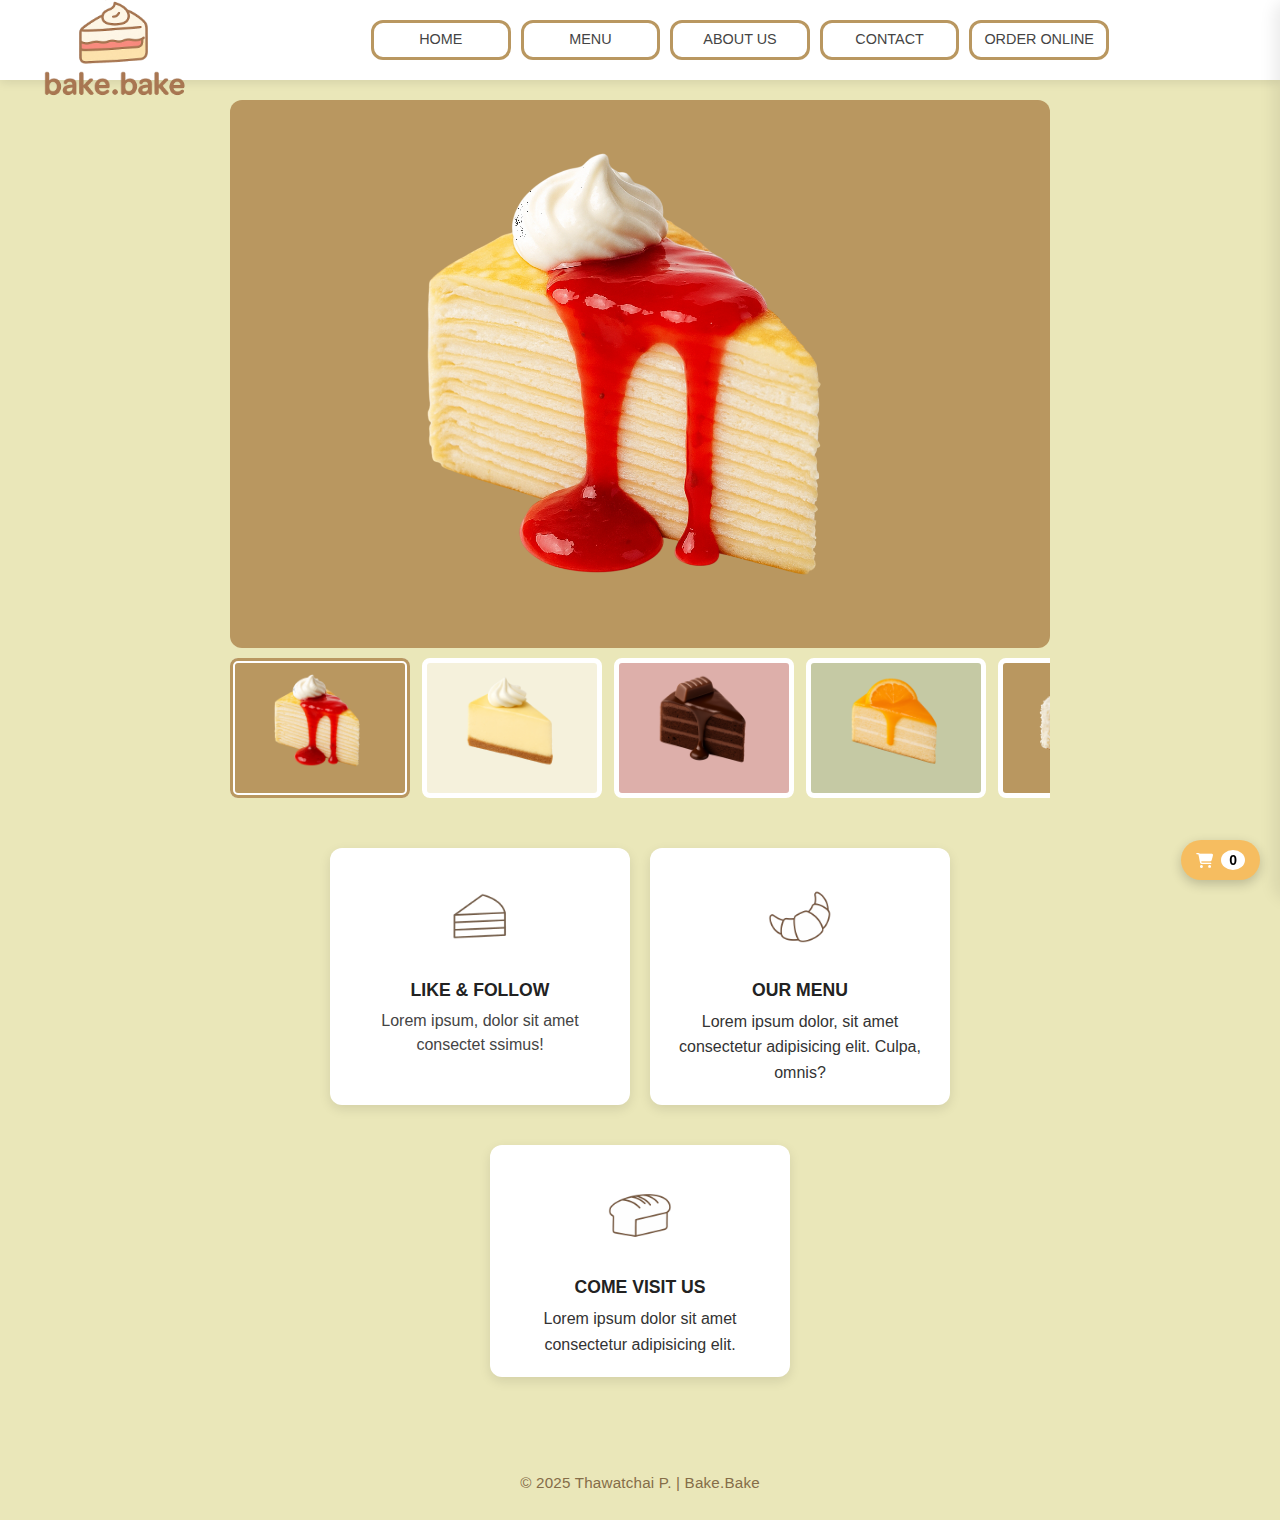
<file: index.html>
<!DOCTYPE html>
<html lang="en">
<head>
  <meta charset="UTF-8" />
  <meta name="viewport" content="width=device-width, initial-scale=1.0" />
  <title>Bake.Bake | Home</title>
  <link rel="stylesheet" href="https://cdnjs.cloudflare.com/ajax/libs/font-awesome/6.5.0/css/all.min.css">
  <link rel="stylesheet" href="css/navbar.css">
  <link rel="stylesheet" href="css/style.css">
  <link rel="stylesheet" href="css/cart.css">
  <link rel="stylesheet" href="css/popupcart.css">
</head>
<body>
  <!-- 🔶 Navbar -->
  <nav class="navbar">
    <div class="logo-container">
      <img src="logo/3.png" alt="โลโก้ร้าน Cake" class="logo-img" />
    </div>
    
    <!-- Hamburger Menu -->
    <div class="hamburger" id="hamburger">
      <span></span>
      <span></span>
      <span></span>
    </div>
    
    <div class="content-wrapper">
      <ul class="menu" id="menu">
        <li class="box-menu"><a href="index.html" class="text-menu">HOME</a></li>
        <li class="box-menu"><a href="menu.html" class="text-menu">MENU</a></li>
        <li class="box-menu"><a href="about.html" class="text-menu">ABOUT US</a></li>
        <li class="box-menu"><a href="contact.html" class="text-menu">CONTACT</a></li>
        <li class="box-menu"><a href="#order" class="text-menu">ORDER ONLINE</a></li>
      </ul>
    </div>
  </nav>
   <!-- ตะกร้าร้านค้า -->
  <div class="cart-countainer">
    <button id="cart-float" title="Cart">
      <i class="fa-solid fa-cart-shopping"></i>
      <span id="cart-count">0</span>
    </button>

  <!-- Cart Panel -->
  <div id="cart-panel" class="cart-panel">
      <div class="cart-header">
        <span class="cart-title">Cart (<span id="cart-item-count">0</span> items)</span>
        <button id="close-cart" class="close-btn">×</button>
      <div class="cart-body">
        <div id="cart-list"></div> <!-- 🔁 แสดงรายการสินค้า -->
        <div id="cart-total" style="margin-top: 1rem; font-weight: bold;;"></div> <!-- 🔢 ยอดรวม -->
      </div>
    </div>
  </div>

  <!-- 🔶 Main Cake Image -->
  <div class="content-body content-wrapper">
    <div class="body-img">
      <img id="maincake" src="imgcake/cake1.png" class="cake-content" alt="เค้กหลัก" />
    </div>
  </div>

 <!-- 🔶 Gallery Slider -->
<div class="gallery-wrapper content-wrapper">
  <div id="gallery" class="gallery">

    <div class="gallery-item" style="background-color: #b99760">
      <img src="imgcake/cake1.png" alt="เค้ก 1" class="cake-img" />
      <div class="overlay"></div>
    </div>

    <div class="gallery-item" style="background-color: #F5F1DC">
      <img src="imgcake/cake3.png" alt="เค้ก 2" class="cake-img" />
      <div class="overlay"></div>
    </div>

    <div class="gallery-item" style="background-color: #ddafaa">
      <img src="imgcake/cake2.png" alt="เค้ก 3" class="cake-img" />
      <div class="overlay"></div>
    </div>

    <div class="gallery-item" style="background-color: #C5C9A4">
      <img src="imgcake/cake4.png" alt="เค้ก 4" class="cake-img" />
      <div class="overlay"></div>
    </div>

    <div class="gallery-item" style="background-color: #b99760">
      <img src="imgcake/cake5.png" alt="เค้ก 5" class="cake-img" />
      <div class="overlay"></div>
    </div>

    <div class="gallery-item" style="background-color: #F5F1DC">
      <img src="imgcake/cake6.png" alt="เค้ก 6" class="cake-img" />
      <div class="overlay"></div>
    </div>

  </div>
  <section class="menus">
    <div class="menu-card">
      <img src="menu/like.png" class="menu-img" alt="ไอคอน">
      <h3 class="menu-title">LIKE & FOLLOW</h3>
      <p class="menu-desc">Lorem ipsum, dolor sit amet consectet ssimus!</p>
    </div>

    <div  class="menu-card">
      <img src="menu/menu.png" class="menu-img" alt="ไอคอน">
      <h3 class="menu-title">OUR MENU</h3>
      <p>Lorem ipsum dolor, sit amet consectetur adipisicing elit. Culpa, omnis?</p>
    </div>

    <div class="menu-card">
      <img src="menu/COME VISIT US.png" class="menu-img" alt="ไอคอน">
      <h3 class="menu-title">COME VISIT US</h3>
      <p>Lorem ipsum dolor sit amet consectetur adipisicing elit.</p>
    </div>
   
  </section>
</div>

<footer class="credit">
  <div class="credit-content">
      <p>© 2025 Thawatchai P. | Bake.Bake</p>
  </div>
</footer>
  <!-- 🔶 Script -->
  <script src="js/script.js"></script>
  <script src="js/cart.js" defer></script>
  <script src="js/popupcart.js"></script>

    <!-- วางตรงนี้ไช่ไหมมม -->

</body>
</html>
</file>
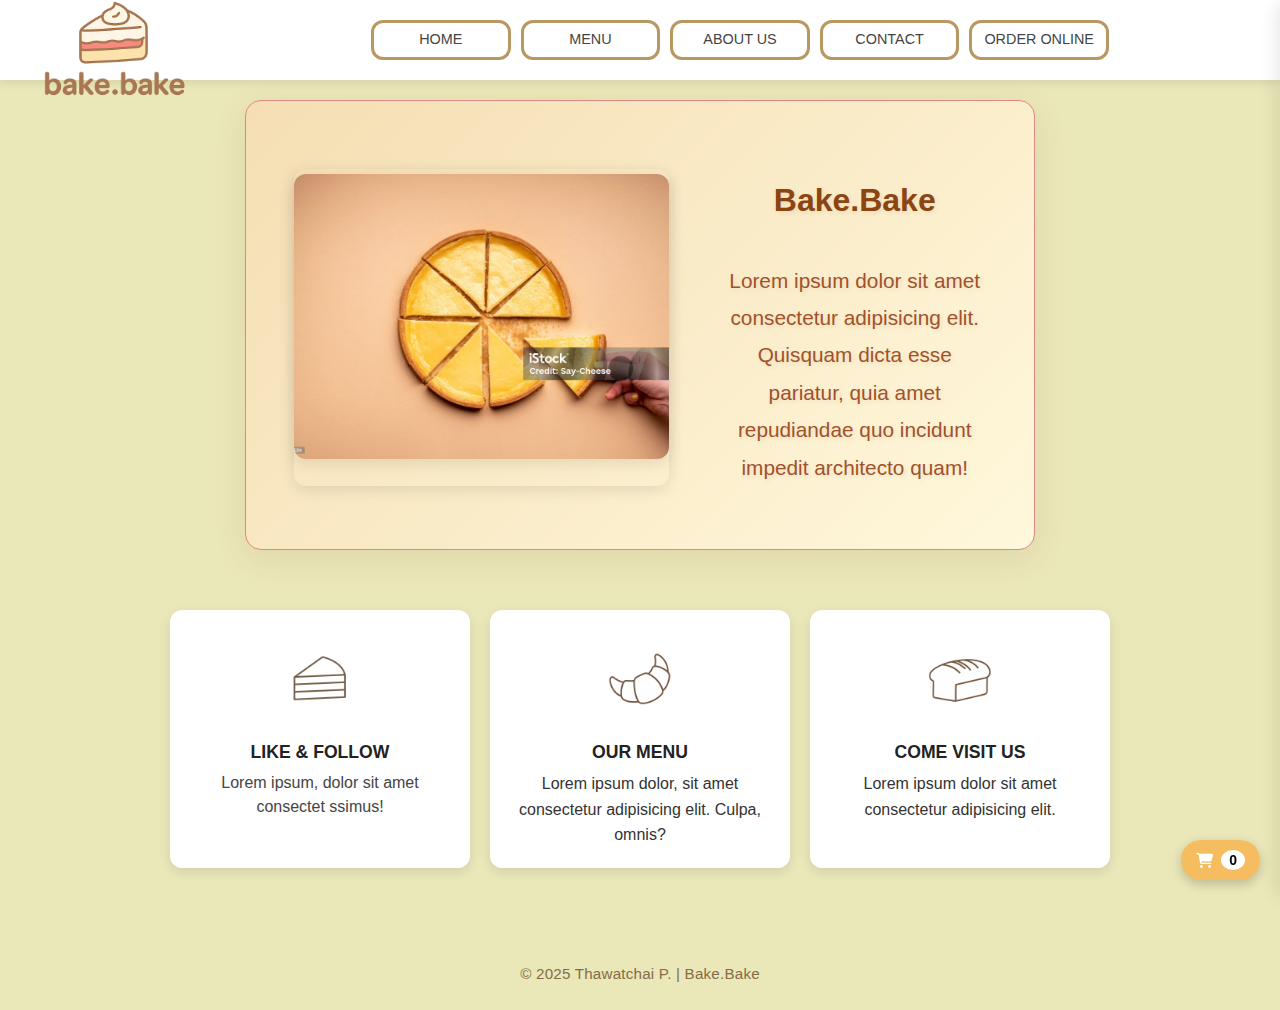
<file: about.html>
<!DOCTYPE html>
<html lang="en">
<head>
    <meta charset="UTF-8">
    <meta name="viewport" content="width=device-width, initial-scale=1.0">
    <title>About | Bake.Bake</title>
    <link rel="stylesheet" href="https://cdnjs.cloudflare.com/ajax/libs/font-awesome/6.5.0/css/all.min.css">
    <link rel="stylesheet" href="css/navbar.css">
    <link rel="stylesheet" href="css/style.css">
    <link rel="stylesheet" href="css/about.css">
    <link rel="stylesheet" href="css/cart.css">
</head>
<body>
    <!-- 🔶 Navbar -->
  <nav class="navbar">
    <div class="logo-container">
      <img src="logo/3.png" alt="โลโก้ร้าน Cake" class="logo-img" />
    </div>
    
    <!-- Hamburger Menu -->
    <div class="hamburger" id="hamburger">
      <span></span>
      <span></span>
      <span></span>
    </div>
    
    <div class="content-wrapper">
      <ul class="menu" id="menu">
        <li class="box-menu"><a href="index.html" class="text-menu">HOME</a></li>
        <li class="box-menu"><a href="menu.html" class="text-menu">MENU</a></li>
        <li class="box-menu"><a href="about.html" class="text-menu">ABOUT US</a></li>
        <li class="box-menu"><a href="contact.html" class="text-menu">CONTACT</a></li>
        <li class="box-menu"><a href="#order" class="text-menu">ORDER ONLINE</a></li>
      </ul>
    </div>
  </nav>
  
  <!-- ตะกร้าร้านค้า -->
  <div class="cart-countainer">
    <button id="cart-float" title="Cart">
      <i class="fa-solid fa-cart-shopping"></i>
      <span id="cart-count">0</span>
    </button>
    
    <!-- Cart Panel -->
    <div id="cart-panel" class="cart-panel">
      <div class="cart-header">
        <span class="cart-title">Cart (<span id="cart-item-count">0</span> items)</span>
        <button id="close-cart" class="close-btn">×</button>
      </div>
      <div class="cart-body">
        <div id="cart-list"></div> <!-- 🔁 แสดงรายการสินค้า -->
        <div id="cart-total" style="margin-top: 1rem; font-weight: bold;;"></div> <!-- 🔢 ยอดรวม -->
      </div>
    </div>
  </div>
  
  <div class="content-wrapper3">
    <div class="about-content">
      <div class="about-img">
        <img class="about-img" src="logo/imgabout2.jpg" alt="about-img">
      </div>
      <div class="about-box">
        <h1 class="about-title">Bake.Bake</h1>
        <p class="about-text">Lorem ipsum dolor sit amet consectetur adipisicing elit. Quisquam dicta esse pariatur, quia amet repudiandae quo incidunt impedit architecto quam!</p>
      </div>
    </div>
  </div>

  <section class="menus">
    <div class="menu-card">
      <img src="menu/like.png" class="menu-img" alt="ไอคอน">
      <h3 class="menu-title">LIKE & FOLLOW</h3>
      <p class="menu-desc">Lorem ipsum, dolor sit amet consectet ssimus!</p>
    </div>

    <div  class="menu-card">
      <img src="menu/menu.png" class="menu-img" alt="ไอคอน">
      <h3 class="menu-title">OUR MENU</h3>
      <p>Lorem ipsum dolor, sit amet consectetur adipisicing elit. Culpa, omnis?</p>
    </div>

    <div class="menu-card">
      <img src="menu/COME VISIT US.png" class="menu-img" alt="ไอคอน">
      <h3 class="menu-title">COME VISIT US</h3>
      <p>Lorem ipsum dolor sit amet consectetur adipisicing elit.</p>
    </div>
  </section>

  <footer class="credit">
    <div class="credit-content">
        <p>© 2025 Thawatchai P. | Bake.Bake</p>
    </div>
  </footer>

  <script src="js/cart.js"></script>
  <script src="js/script.js"></script>
</body>
</html>
</file>
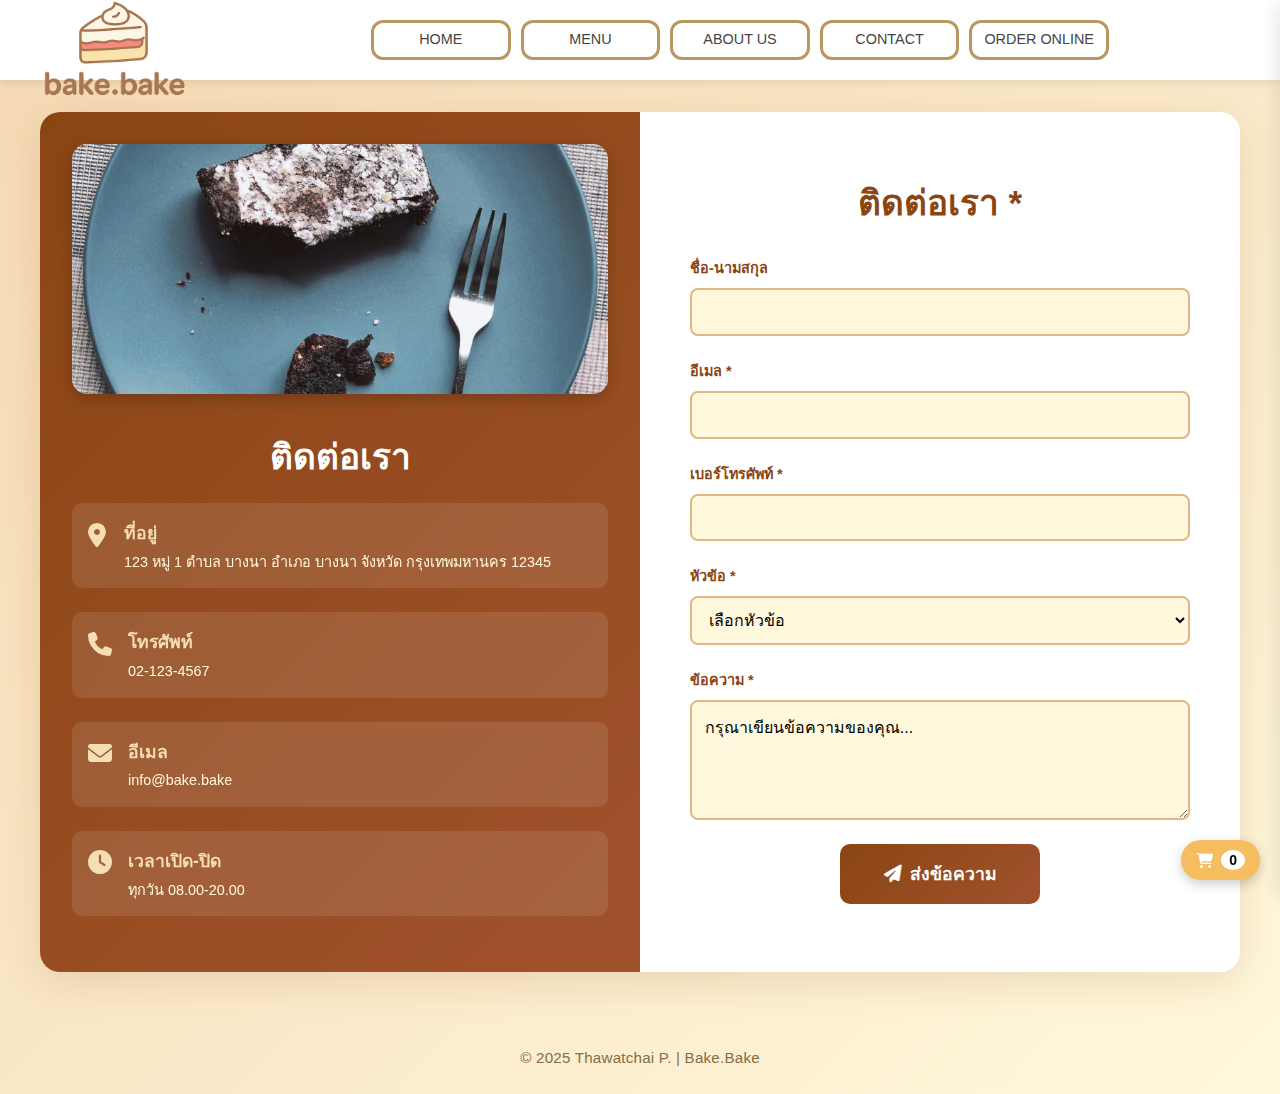
<file: contact.html>
<!DOCTYPE html>
<html lang="en">
<head>
    <meta charset="UTF-8">
    <meta name="viewport" content="width=device-width, initial-scale=1.0">
    <title>Contact | Bake.Bake</title>
    <link rel="stylesheet" href="https://cdnjs.cloudflare.com/ajax/libs/font-awesome/6.5.0/css/all.min.css">
    <link rel="stylesheet" href="css/navbar.css">
    <link rel="stylesheet" href="css/style.css">
    <link rel="stylesheet" href="css/contact.css">
    <link rel="stylesheet" href="css/cart.css">
</head>
<body>
     <!-- 🔶 Navbar -->
  <nav class="navbar">
    <div class="logo-container">
      <img src="logo/3.png" alt="โลโก้ร้าน Cake" class="logo-img" />
    </div>
    
    <!-- Hamburger Menu -->
    <div class="hamburger" id="hamburger">
      <span></span>
      <span></span>
      <span></span>
    </div>
    
    <div class="content-wrapper">
      <ul class="menu" id="menu">
        <li class="box-menu"><a href="index.html" class="text-menu">HOME</a></li>
        <li class="box-menu"><a href="menu.html" class="text-menu">MENU</a></li>
        <li class="box-menu"><a href="about.html" class="text-menu">ABOUT US</a></li>
        <li class="box-menu"><a href="contact.html" class="text-menu">CONTACT</a></li>
        <li class="box-menu"><a href="#order" class="text-menu">ORDER ONLINE</a></li>
      </ul>
    </div>
  </nav>
   <!-- ตะกร้าร้านค้า -->
  <div class="cart-countainer">
    <button id="cart-float" title="Cart">
      <i class="fa-solid fa-cart-shopping"></i>
      <span id="cart-count">0</span>
    </button>

  <!-- Cart Panel -->
  <div id="cart-panel" class="cart-panel">
      <div class="cart-header">
        <span class="cart-title">Cart (<span id="cart-item-count">0</span> items)</span>
        <button id="close-cart" class="close-btn">×</button>
      <div class="cart-body">
        <div id="cart-list"></div> <!-- 🔁 แสดงรายการสินค้า -->
        <div id="cart-total" style="margin-top: 1rem; font-weight: bold;;"></div> <!-- 🔢 ยอดรวม -->
      </div>
    </div>
  </div>
  
  <!-- Contact Wrapper -->
  <div class="contact-wrapper">   
    <!-- ฝั่งซ้าย รูปภาพและข้อความ -->
    <div class="contact-left">
        <div class="contact-image">
          <img src="logo/contact.jpg" alt="contact-image" class="contact-img">
        </div>
        <div class="contact-info">
          <h2>ติดต่อเรา</h2>
          <div class="info-item">
            <i class="fas fa-map-marker-alt"></i>
            <div>
              <h3>ที่อยู่</h3>
              <p>123 หมู่ 1 ตำบล บางนา อำเภอ บางนา จังหวัด กรุงเทพมหานคร 12345</p>
            </div>
          </div>
          <div class="info-item">
            <i class="fas fa-phone"></i>
            <div>
              <h3>โทรศัพท์</h3>
              <p>02-123-4567</p>
            </div>
          </div>
          <div class="info-item">
            <i class="fas fa-envelope"></i>
            <div>
              <h3>อีเมล</h3>
              <p>info@bake.bake</p>
            </div>
          </div>
          <div class="info-item">
            <i class="fas fa-clock"></i>
            <div>
              <h3>เวลาเปิด-ปิด</h3>
              <p>ทุกวัน 08.00-20.00</p>
            </div>
          </div>
        </div>
    </div>

    <!-- ฝั่งขวา ฟอร์มติดต่อ -->
    <div class="contact-right">
      <div class="contact-form-container">
        <h2 class="form-title">ติดต่อเรา *</h2>
          <form class="contact-form" id="contactForm">
            <div class="form-group">
              <label for="name">ชื่อ-นามสกุล</label>
              <input type="text" id="name" name="name" required>
            </div>
            <div class="form-group">
              <label for="email">อีเมล *</label>
              <input type="email" id="email" name="email" required>
            </div>
            <div class="form-group">
              <label for="phone">เบอร์โทรศัพท์ *</label>
              <input type="tel" id="phone" name="phone">
            </div>
            <div class="form-group">
              <label for="subject">หัวข้อ *</label>
              <select id="subject" name="subject" required>
                <option value="">เลือกหัวข้อ</option>
                <option value="order">สั่งซื้อสินค้า</option>
                <option value="inquiry">สอบถามข้อมูล</option>
                <option value="feedback">ข้อเสนอแนะ</option>
                <option value="complaint">ร้องเรียน</option>
                <option value="other">อื่นๆ</option>
              </select>
            </div>
            <div class="form-group">
              <label for="message">ข้อความ *</label>
              <textarea id="message" name="message" rows="5" required>กรุณาเขียนข้อความของคุณ...</textarea>
            </div>
            <button type="submit" class="submit-btn">
              <i class="fas fa-paper-plane"></i>
              ส่งข้อความ
            </button>
          </form>
      </div>  
    </div>
  </div>

<footer class="credit">
    <div class="credit-content">
        <p>© 2025 Thawatchai P. | Bake.Bake</p>
    </div>
</footer>  

  <script src="js/cart.js"></script>
  <script src="js/contact.js"></script>

</body>
</html>
</file>
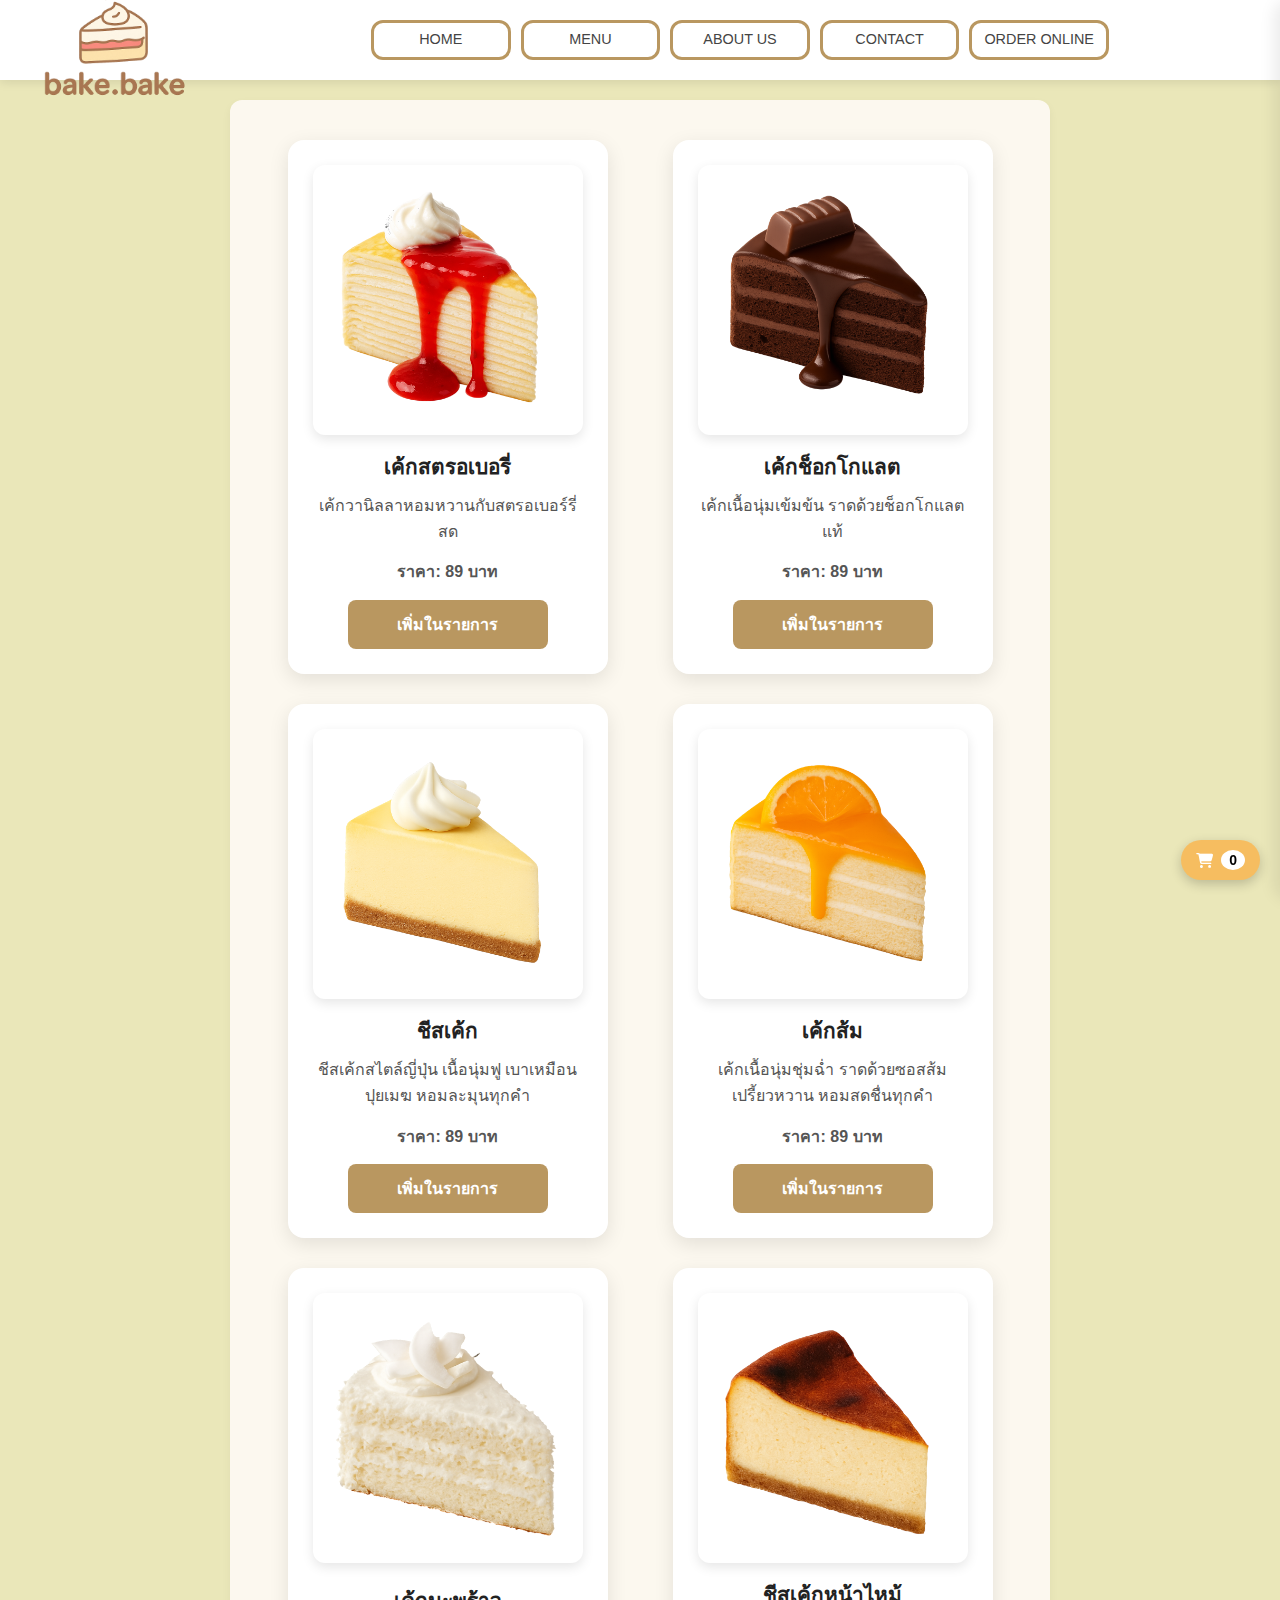
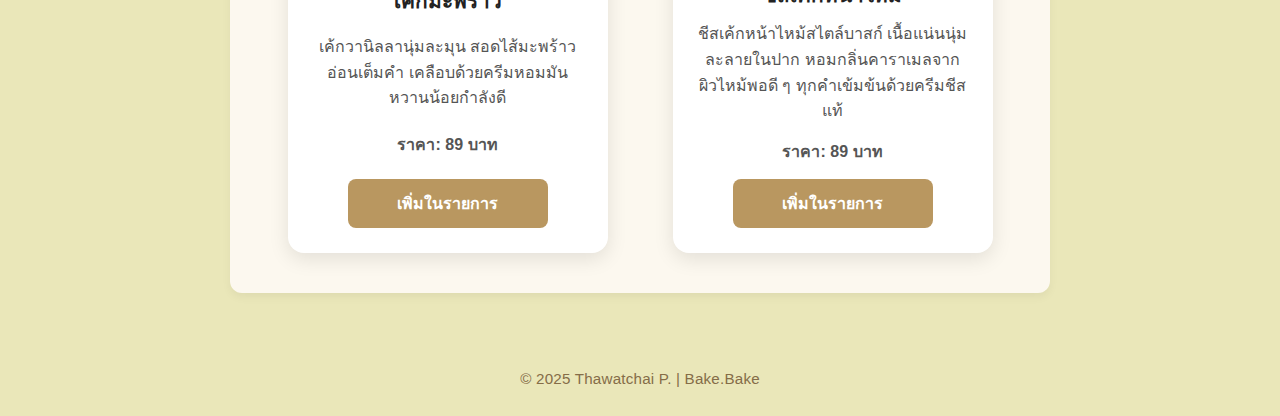
<file: menu.html>
<!DOCTYPE html>
<html lang="en">
<head>
    <meta charset="UTF-8">
    <meta name="viewport" content="width=device-width, initial-scale=1.0">
    <title>Menu | Bake.Bake</title>
    <link rel="stylesheet" href="https://cdnjs.cloudflare.com/ajax/libs/font-awesome/6.5.0/css/all.min.css">
    <link rel="stylesheet" href="css/navbar.css">
    <link rel="stylesheet" href="css/stylemenu.css">
    <link rel="stylesheet" href="css/cart.css">
    <link rel="stylesheet" href="css/popupcart.css">
    <link rel="stylesheet" href="css/checkmark.css">
</head>
<body>
    <nav class="navbar">
        <div class="logo-container">
            <img src="logo/3.png" alt="โลโก้ร้าน Cake" class="logo-img" />
        </div>
        
        <!-- Hamburger Menu -->
        <div class="hamburger" id="hamburger">
          <span></span>
          <span></span>
          <span></span>
        </div>
        
        <div class="content-wrapper">
            <ul class="menu" id="menu">
                <li class="box-menu"><a href="index.html" class="text-menu">HOME</a></li>
                <li class="box-menu"><a href="menu.html" class="text-menu">MENU</a></li>
                <li class="box-menu"><a href="about.html" class="text-menu">ABOUT US</a></li>
                <li class="box-menu"><a href="contact.html" class="text-menu">CONTACT</a></li>
                <li class="box-menu"><a href="#order" class="text-menu">ORDER ONLINE</a></li>
            </ul>
        </div>
  </nav>
     <!-- ตะกร้าร้านค้า -->
  <div class="cart-countainer">
    <button id="cart-float" title="Cart">
      <i class="fa-solid fa-cart-shopping"></i>
      <span id="cart-count">0</span>
    </button>

  <!-- Cart Panel -->
  <div id="cart-panel" class="cart-panel">
      <div class="cart-header">
        <span class="cart-title">Cart (<span id="cart-item-count">0</span> items)</span>
        <button id="close-cart" class="close-btn">×</button>
      <div class="cart-body">
        <div id="cart-list"></div> <!-- 🔁 แสดงรายการสินค้า -->
        <div id="cart-total" style="margin-top: 1rem; font-weight: bold;;"></div> <!-- 🔢 ยอดรวม -->
      </div>
    </div>
  </div>

  <div class="content-wrapper2">
    <!-- หน้าแสดงเมนู -->
        <div class="body-img">

        </div>
  </div>
<footer class="credit">
  <div class="credit-content">
      <p>© 2025 Thawatchai P. | Bake.Bake</p>
  </div>
</footer>

    <!-- 🔶 Script -->
   <script src="js/jsmenu.js"></script>
   <script src="js/cart.js" defer></script>
  <script src="js/popupcart.js"></script>

  
         <!-- 🔘 Popup ยืนยันเพิ่มสินค้า -->
  <div id="confirm-popup" class="popup-overlay">
    <div class="popup-box">
      <div id="popup-question">
        <p>ต้องการเพิ่มสินค้าในตะกร้าใช่ไหม?</p>
        <div class="popup-buttons">
          <button id="popup-yes">ใช่</button>
          <button id="popup-no">ไม่ใช่</button>
        </div>
      </div>
      <div id="popup-success" style="display: none;">
        <svg viewBox="0 0 52 52" class="checkmark">
          <circle class="checkmark-circle" cx="26" cy="26" r="25" fill="#fff"></circle>
          <path class="checkmark-check" fill="none" d="M14 27l7 7 16-16"></path>
        </svg>
        <p style="margin-top: 10px; color: green;">เพิ่มสินค้าเรียบร้อยเเล้ว!</p>
      </div>
    </div>
    
    
  </div>
</body>
</html>
</file>
<file: css/navbar.css>
/* Unified Navbar Styles */

/* 🔶 Base Navbar Container */
.navbar {
  position: relative;
  background: white;
  box-shadow: 0 2px 10px rgba(0,0,0,0.1);
  padding: 0 15px;
  display: flex;
  justify-content: space-between;
  align-items: center;
  height: 80px; /* Consistent height for desktop */
}

/* 🔶 Logo */
.logo-container {
  display: flex;
  align-items: center;
  justify-content: flex-start;
  height: 100%;
  padding: 5px 0;
}

.logo-img {
  height: 100%;
  max-width: 100%;
  object-fit: contain;
}

/* 🔶 Hamburger Menu Icon */
.hamburger {
  display: none; /* Hidden on desktop */
  flex-direction: column;
  cursor: pointer;
  padding: 10px;
  position: absolute;
  top: 20px;
  right: 20px;
  z-index: 1000;
  background: transparent;
  border: none;
  box-shadow: none;
}

.hamburger span {
  width: 25px;
  height: 3px;
  background: #b99760;
  margin: 3px 0;
  transition: 0.3s;
  border-radius: 2px;
}

.hamburger.active span:nth-child(1) {
  transform: rotate(-45deg) translate(-5px, 6px);
}

.hamburger.active span:nth-child(2) {
  opacity: 0;
}

.hamburger.active span:nth-child(3) {
  transform: rotate(45deg) translate(-5px, -6px);
}

/* 🔶 Menu Links (Desktop) */
.menu {
  display: flex;
  list-style: none;
  margin: 0;
  padding: 0;
  gap: 20px;
  align-items: center;
}

.box-menu {
  border: none;
  background-color: transparent;
  padding: 5px 10px;
  border-radius: 6px;
  transition: background-color 0.3s ease;
}

.box-menu:hover {
  background-color: #f0f0f0;
  transform: none;
}

.text-menu {
  text-decoration: none;
  color: #444;
  transition: color 0.3s ease;
  font-size: 0.9rem;
  padding: 0 10px;
  white-space: nowrap;
}

.box-menu:hover .text-menu {
  color: #b99760;
}

/* Responsive Styles */

/* Tablet */
@media (max-width: 1024px) {
  .menu {
    gap: 15px;
  }
}

/* Mobile */
@media (max-width: 768px) {
  .hamburger {
    display: flex;
  }

  .navbar {
    height: 70px; /* Navbar height on mobile */
  }

  .menu {
    display: none; /* Hide desktop menu */
    flex-direction: column;
    position: absolute;
    top: 70px; /* Position below navbar */
    left: 0;
    width: 100%;
    background-color: white;
    box-shadow: 0 4px 8px rgba(0,0,0,0.1);
    padding: 10px 0;
    gap: 0;
    z-index: 998;
    
    /* Animation for slide-down */
    transform: translateY(-20px);
    opacity: 0;
    pointer-events: none;
    transition: transform 0.3s ease, opacity 0.3s ease;
  }

  .menu.active {
    display: flex;
    transform: translateY(0);
    opacity: 1;
    pointer-events: auto;
  }

  .box-menu {
    width: 100%;
    border: none;
    border-bottom: 1px solid #f0f0f0;
    border-radius: 0;
    height: auto;
    padding: 15px 20px;
    text-align: left;
    background-color: transparent;
  }
  
  .box-menu:hover {
    background-color: #f9f9f9;
  }

  .box-menu:last-child {
    border-bottom: none;
  }

  .text-menu {
    width: 100%;
    font-size: 1rem;
  }
}
</file>
<file: css/cart.css>
body {
  background-color: #eae7b9;
  color: #333;
  line-height: 1.6;
  font-size: 16px;
  min-height: 100vh;
  overflow-x: hidden; /* ป้องกัน horizontal scroll */
}
/* 🔶 Navbar */
.navbar {
  position: relative;
  background: white;
  box-shadow: 0 2px 10px rgba(0,0,0,0.1);
  padding: 0 15px;
}
.logo-container {
  display: flex;
  align-items: center;
  justify-content: center;
  height: 200px;
  padding: 10px;
  max-width: 100%;
}
.logo-img {
  height: 100%;
  max-width: 100%;
  object-fit: contain;
}
/* Hamburger Menu */
.hamburger {
  display: none;
  flex-direction: column;
  cursor: pointer;
  padding: 10px;
  position: absolute;
  top: 20px;
  right: 20px;
  z-index: 1000;
  background: white;
  border-radius: 5px;
  box-shadow: 0 2px 5px rgba(0,0,0,0.2);
  transition: all 0.3s ease;
}
.hamburger span {
  width: 25px;
  height: 3px;
  background: #b99760;
  margin: 3px 0;
  transition: 0.3s;
  border-radius: 2px;
}
.hamburger.active span:nth-child(1) {
  transform: rotate(-45deg) translate(-5px, 6px);
}
.hamburger.active span:nth-child(2) {
  opacity: 0;
}
.hamburger.active span:nth-child(3) {
  transform: rotate(45deg) translate(-5px, -6px);
}
.menu {
  width: 90%;
  max-width: 850px;
  margin: 0 auto;
  list-style: none;
  display: flex;
  justify-content: center;
  text-align: center;
  gap: 10px;
  overflow-x: auto;
  white-space: nowrap;
  box-sizing: border-box;
  flex-wrap: wrap;
  padding: 20px 0;
}
.box-menu {
  border-radius: 12px;
  flex: 1;
  min-width: 120px;
  max-width: 200px;
  height: 40px;
  background-color: white;
  display: flex;
  justify-content: center;
  align-items: center;
  border: solid #b99760;
  transition: border-color 0.3s ease, transform 0.3s ease;
}
.box-menu:hover {
  border-color: #856d48;
  transform: translateY(-2px);
}
.text-menu {
  text-decoration: none;
  color: #444;
  transition: color 0.3s ease;
  font-size: 0.9rem;
  padding: 0 10px;
  white-space: nowrap;
}
.box-menu:hover .text-menu {
  color: #b99760;
}
/* 🔶 Layout */
.content-wrapper {
  width: 90%;
  max-width: 850px;
  margin: 0 auto;
  padding: 0 15px;
}
.content-wrapper2 {
  width: 90%;
  max-width: 850px;
  margin: 0 auto;
  padding: 0 15px;
}
/* 🔶 Cart Page Styling */
.cart-container {
  background: #fff;
  border-radius: 16px;
  box-shadow: 0 2px 16px rgba(0,0,0,0.08);
  max-width: 600px;
  margin: 32px auto;
  padding: 32px 24px;
}
.cart-container h2 {
  margin-bottom: 24px;
  color: #b99760;
  text-align: center;
}
.cart-item {
  margin-bottom: 16px;
  display: flex;
  align-items: center;
  border-bottom: 1px solid #eee;
  padding: 16px 0;
}
.cart-item img {
  width: 80px;
  border-radius: 8px;
  margin-right: 16px;
}
.cart-item-details {
  flex: 1;
}
.cart-item-actions {
  display: flex;
  flex-direction: column;
  align-items: flex-end;
}
.remove-btn {
  background: #fff0ee;
  color: #d9534f;
  border: 1px solid #f5c6cb;
  border-radius: 6px;
  padding: 6px 16px;
  margin-top: 8px;
  cursor: pointer;
  transition: background 0.2s, color 0.2s;
}
.remove-btn:hover {
  background: #d9534f;
  color: #fff;
}
.cart-summary {
  display: flex;
  justify-content: space-between;
  align-items: center;
  margin-top: 24px;
  font-size: 1.2em;
}
#checkout-btn {
  background: #b99760;
  color: #fff;
  border: none;
  border-radius: 8px;
  padding: 12px 32px;
  font-size: 1em;
  cursor: pointer;
  transition: background 0.2s;
}
#checkout-btn:hover {
  background: #856d48;
}
/* css cart */
#cart-float {
  position: fixed;
  bottom: 20px;
  right: 20px;
  background-color: #F6BD60;
  color: white;
  border: none;
  border-radius: 30px;
  padding: 10px 15px;
  font-size: 15px;
  cursor: pointer;
  box-shadow: 0 4px 12px rgba(0, 0, 0, 0.2);
  display: flex;
  align-items: center;
  gap: 8px;
  z-index: 999;
  transition: background-color 0.3s ease;
}
#cart-float:hover {
  background-color: #f4a940;
}
#cart-count {
  background-color: white;
  color: #000000;
  border-radius: 50%;
  padding: 2px 8px;
  font-size: 14px;
  font-weight: bold;
}
/* Cart Panel */
.cart-panel {
  position: fixed;
  top: 0;
  right: 0;
  width: 400px;
  height: 100vh;
  background: #ffffff;
  box-shadow: -6px 0 16px rgba(0, 0, 0, 0.08);
  transition: transform 0.3s ease;
  z-index: 999;
  padding: 20px;
  border-top-left-radius: 16px;
  border-bottom-left-radius: 16px;
  transform: translateX(100%);
}
/* เมื่อเปิด cart ให้ขยับเข้ามา */
.cart-panel.open {
  transform: translateX(0);
}
body.body-cart-open {
  overflow: hidden;
}
/* ส่วนแสดงรายการสินค้าภายใน cart */
.cart-body{
  overflow-y: auto;
  max-height: calc(100vh - 100px); /* ให้ scroll ได้ */
}
/* สินค้าแต่ละชิ้น */
.cart-item {
  display: flex;
  align-items: center;
  gap: 12px;
  margin-bottom: 15px;
  border-bottom: 1px solid #eee;
  padding-bottom: 10px;
}
.cart-item img { /* รูปเค้ก */
  width: 60px;
  height: 60px;
  object-fit: cover;
  border-radius: 8px;
}
.cart-item-details {
  flex: 1;
  font-size: 14px;
}
.cart-item-details strong {
  display: block;
  margin-bottom: 15px;
  font-size: 15px;
}
/* เป็นช่องของตัวลบ */
.cart-item-actions button,
.cart-item-details button {
  background-color: #b99760;
  color: white;
  border: none;
  border-radius: 4px;
  padding: 4px 8px;
  font-size: 13px;
  cursor: pointer;
}
.cart-item-actions button:hover,
.cart-item-details button:hover {
  background-color: #856d48;
}
.cart-item-details button {
  margin: 0 2px;
}
/* 🔶 Responsive Design */
@media (max-width: 1200px) {
  .content-wrapper,
  .content-wrapper2 {
    width: 95%;
    max-width: 1000px;
  }
  
  .cart-panel {
    width: 350px;
  }
  
  .cart-container {
    max-width: 550px;
    padding: 28px 20px;
  }
}
@media (max-width: 1024px) {
  .menu {
    width: 95%;
    gap: 8px;
    padding: 15px 0;
  }
  
  .box-menu {
    min-width: 100px;
    height: 35px;
  }
  
  .text-menu {
    font-size: 0.8rem;
    padding: 0 8px;
  }
  
  .cart-panel {
    width: 320px;
    padding: 15px;
  }
  
  .cart-container {
    max-width: 500px;
    padding: 24px 16px;
  }
}
@media (max-width: 768px) {
  .hamburger {
    display: flex;
  }
  
  .logo-container {
    height: 150px;
  }
  
  .menu {
    display: none;
    position: absolute;
    top: 100%;
    left: 0;
    right: 0;
    background: white;
    flex-direction: column;
    width: 100%;
    padding: 0;
    box-shadow: 0 4px 12px rgba(0,0,0,0.1);
    z-index: 999;
  }
  
  .menu.active {
    display: flex;
  }
  
  .box-menu {
    width: 100%;
    max-width: none;
    min-width: auto;
    height: 50px;
    border-radius: 0;
    border-left: none;
    border-right: none;
    border-top: 1px solid #eee;
  }
  
  .text-menu {
    font-size: 1rem;
    padding: 0 20px;
  }
  
  .content-wrapper,
  .content-wrapper2 {
    width: 95%;
    padding: 0 10px;
  }
  
  .cart-panel {
    width: 350px;
    padding: 24px 16px;
  }
  
  .cart-container {
    max-width: 100%;
    margin: 20px auto;
    padding: 20px 15px;
  }
  
  .cart-item {
    flex-direction: column;
    align-items: flex-start;
    gap: 10px;
  }
  
  .cart-item img {
    width: 80px;
    height: 80px;
  }
  
  .cart-item-actions {
    align-items: flex-start;
    width: 100%;
  }
  
  #cart-float {
    bottom: 15px;
    right: 15px;
    padding: 8px 12px;
    font-size: 14px;
  }
}
@media (max-width: 480px) {
  .logo-container {
    height: 120px;
  }
  
  .menu {
    top: 100%;
  }
  
  .box-menu {
    height: 45px;
  }
  
  .text-menu {
    font-size: 0.9rem;
    padding: 0 15px;
  }
  
  .content-wrapper,
  .content-wrapper2 {
    width: 98%;
    padding: 0 5px;
  }
  
  .cart-panel {
    width: 100%;
    border-radius: 0;
  }
  
  .cart-container {
    padding: 15px 10px;
    margin: 15px auto;
  }
  
  .cart-item {
    padding: 10px 0;
  }
  
  .cart-item img {
    width: 60px;
    height: 60px;
  }
  
  .cart-item-details {
    font-size: 13px;
  }
  
  .cart-item-details strong {
    font-size: 0.9em;
    margin-bottom: 10px;
  }
  
  #cart-float {
    bottom: 15px;
    right: 15px;
    padding: 8px 12px;
  }
  
  #cart-count {
    font-size: 12px;
  }
}
@media (max-width: 360px) {
  .logo-container {
    height: 100px;
  }
  
  .box-menu {
    height: 40px;
  }
  
  .text-menu {
    font-size: 0.8rem;
    padding: 0 10px;
  }
  
  .content-wrapper,
  .content-wrapper2 {
    width: 100%;
    padding: 0 2px;
  }
  
  .cart-panel {
    padding: 15px 10px;
  }
  
  .cart-container {
    padding: 10px 5px;
    margin: 10px auto;
  }
  
  .cart-item {
    padding: 8px 0;
  }
  
  .cart-item img {
    width: 50px;
    height: 50px;
  }
  
  .cart-item-details {
    font-size: 12px;
  }
  
  .cart-item-details strong {
    font-size: 13px;
    margin-bottom: 8px;
  }
  
  #cart-float {
    bottom: 8px;
    right: 8px;
    padding: 5px 8px;
    font-size: 12px;
  }
  
  #cart-count {
    font-size: 11px;
    padding: 1px 5px;
  }
}
/* 🔶 Landscape Orientation */
@media (max-height: 500px) and (orientation: landscape) {
  .logo-container {
    height: 80px;
  }
  
  .menu {
    padding: 10px 0;
  }
  
  .box-menu {
    height: 30px;
  }
  
  .cart-panel {
    padding: 10px;
  }
  
  .cart-body {
    max-height: calc(100vh - 80px);
  }
}
/* 🔶 Large Screens */
@media (min-width: 1400px) {
  .content-wrapper,
  .content-wrapper2 {
    max-width: 1200px;
  }
  
  .cart-panel {
    width: 450px;
  }
  
  .cart-container {
    max-width: 700px;
    padding: 40px 30px;
  }
}
/* 🔶 Tablet Portrait */
@media (min-width: 768px) and (max-width: 1024px) and (orientation: portrait) {
  .cart-panel {
    width: 300px;
  }
  
  .cart-container {
    max-width: 450px;
  }
}
/* 🔶 High DPI Screens */
@media (-webkit-min-device-pixel-ratio: 2), (min-resolution: 192dpi) {
  .logo-img,
  .cart-item img {
    image-rendering: -webkit-optimize-contrast;
    image-rendering: crisp-edges;
  }
}
/* 🔶 Reduced Motion */
@media (prefers-reduced-motion: reduce) {
  .box-menu,
  .cart-panel,
  #cart-float {
    transition: none;
  }
  
  .box-menu:hover {
    transform: none;
  }
}
</file>
<file: css/popupcart.css>
.popup-overlay {
  position: fixed;
  top: 0; left: 0;
  width: 100%; height: 100%;
  background-color: rgba(0,0,0,0.4);
  display: none;
  justify-content: center;
  align-items: center;
  z-index: 9999;
  padding: 20px;
  box-sizing: border-box;
}

.popup-box {
  background: white;
  padding: 30px;
  border-radius: 16px;
  text-align: center;
  width: 350px;
  box-shadow: 0 8px 32px rgba(0,0,0,0.3);
  max-width: 90%;
  margin: 0 auto;
  position: relative;
  animation: popupSlideIn 0.3s ease-out;
}

@keyframes popupSlideIn {
  from {
    opacity: 0;
    transform: translateY(-20px) scale(0.9);
  }
  to {
    opacity: 1;
    transform: translateY(0) scale(1);
  }
}

.popup-box p {
  font-size: 1.1rem;
  color: #333;
  margin-bottom: 20px;
  line-height: 1.5;
}

.popup-buttons {
  display: flex;
  justify-content: center;
  gap: 20px;
  margin-top: 20px;
}

.popup-buttons button {
  padding: 12px 24px;
  border: none;
  border-radius: 8px;
  cursor: pointer;
  font-weight: bold;
  font-size: 1rem;
  transition: all 0.3s ease;
  min-width: 80px;
}

#popup-yes {
  background-color: #4CAF50;
  color: white;
}

#popup-yes:hover {
  background-color: #45a049;
  transform: translateY(-2px);
  box-shadow: 0 4px 12px rgba(76, 175, 80, 0.3);
}

#popup-no {
  background-color: #f0f0f0;
  color: #333;
  border: 1px solid #ddd;
}

#popup-no:hover {
  background-color: #e0e0e0;
  transform: translateY(-2px);
  box-shadow: 0 4px 12px rgba(0, 0, 0, 0.1);
}

/* Success Animation */
#popup-success {
  display: none;
  flex-direction: column;
  align-items: center;
  justify-content: center;
  min-height: 120px;
}

#popup-success p {
  margin-top: 15px;
  font-size: 1.1rem;
  color: #4CAF50;
  font-weight: bold;
}

/* Checkmark Animation */
.checkmark {
  width: 60px;
  height: 60px;
  border-radius: 50%;
  stroke-width: 2;
  stroke: #4CAF50;
  stroke-miterlimit: 10;
  animation: fill .4s ease-in-out .4s forwards, scale .3s ease-in-out .9s both;
}

.checkmark-circle {
  stroke-dasharray: 166;
  stroke-dashoffset: 166;
  stroke-width: 2;
  stroke-miterlimit: 10;
  stroke: #4CAF50;
  fill: none;
  animation: stroke 0.6s cubic-bezier(0.65, 0, 0.45, 1) forwards;
}

.checkmark-check {
  transform-origin: 50% 50%;
  stroke-dasharray: 48;
  stroke-dashoffset: 48;
  animation: stroke 0.3s cubic-bezier(0.65, 0, 0.45, 1) 0.8s forwards;
}

@keyframes stroke {
  100% {
    stroke-dashoffset: 0;
  }
}

@keyframes scale {
  0%, 100% {
    transform: none;
  }
  50% {
    transform: scale3d(1.1, 1.1, 1);
  }
}

@keyframes fill {
  100% {
    box-shadow: inset 0px 0px 0px 30px #4CAF50;
  }
}

/* 🔶 Responsive Design for Popup */
@media (max-width: 1200px) {
  .popup-box {
    width: 320px;
    padding: 25px;
  }
  
  .popup-buttons {
    gap: 18px;
  }
  
  .popup-buttons button {
    padding: 11px 22px;
    font-size: 0.95rem;
  }
}

@media (max-width: 768px) {
  .popup-overlay {
    padding: 15px;
  }
  
  .popup-box {
    width: 300px;
    padding: 25px;
    border-radius: 12px;
  }
  
  .popup-box p {
    font-size: 1rem;
    margin-bottom: 18px;
  }
  
  .popup-buttons {
    gap: 15px;
    margin-top: 18px;
  }
  
  .popup-buttons button {
    padding: 10px 20px;
    font-size: 0.9rem;
    min-width: 70px;
  }
  
  .checkmark {
    width: 50px;
    height: 50px;
  }
  
  #popup-success {
    min-height: 100px;
  }
  
  #popup-success p {
    font-size: 1rem;
    margin-top: 12px;
  }
}

@media (max-width: 480px) {
  .popup-overlay {
    padding: 10px;
  }
  
  .popup-box {
    width: 280px;
    padding: 20px;
    border-radius: 10px;
  }
  
  .popup-box p {
    font-size: 0.95rem;
    line-height: 1.4;
    margin-bottom: 15px;
  }
  
  .popup-buttons {
    flex-direction: column;
    gap: 10px;
    margin-top: 15px;
  }
  
  .popup-buttons button {
    width: 100%;
    padding: 12px;
    font-size: 0.95rem;
    min-width: auto;
  }
  
  .checkmark {
    width: 45px;
    height: 45px;
  }
  
  #popup-success {
    min-height: 90px;
  }
  
  #popup-success p {
    font-size: 0.9rem;
    margin-top: 10px;
  }
}

@media (max-width: 360px) {
  .popup-overlay {
    padding: 8px;
  }
  
  .popup-box {
    width: 260px;
    padding: 18px;
    border-radius: 8px;
  }
  
  .popup-box p {
    font-size: 0.9rem;
    margin-bottom: 12px;
  }
  
  .popup-buttons {
    gap: 8px;
    margin-top: 12px;
  }
  
  .popup-buttons button {
    padding: 10px;
    font-size: 0.9rem;
  }
  
  .checkmark {
    width: 40px;
    height: 40px;
  }
  
  #popup-success {
    min-height: 80px;
  }
  
  #popup-success p {
    font-size: 0.85rem;
    margin-top: 8px;
  }
}

/* 🔶 Landscape Orientation */
@media (max-height: 500px) and (orientation: landscape) {
  .popup-overlay {
    padding: 10px;
  }
  
  .popup-box {
    padding: 20px;
    max-height: 90vh;
    overflow-y: auto;
  }
  
  .popup-box p {
    margin-bottom: 15px;
  }
  
  .popup-buttons {
    margin-top: 15px;
  }
  
  .checkmark {
    width: 40px;
    height: 40px;
  }
  
  #popup-success {
    min-height: 70px;
  }
}

/* 🔶 Large Desktop */
@media (min-width: 1400px) {
  .popup-box {
    width: 400px;
    padding: 35px;
    border-radius: 20px;
  }
  
  .popup-box p {
    font-size: 1.2rem;
    margin-bottom: 25px;
  }
  
  .popup-buttons {
    gap: 25px;
    margin-top: 25px;
  }
  
  .popup-buttons button {
    padding: 15px 30px;
    font-size: 1.1rem;
    min-width: 100px;
  }
  
  .checkmark {
    width: 70px;
    height: 70px;
  }
  
  #popup-success {
    min-height: 140px;
  }
  
  #popup-success p {
    font-size: 1.2rem;
    margin-top: 20px;
  }
}

/* 🔶 High DPI Displays */
@media (-webkit-min-device-pixel-ratio: 2), (min-resolution: 192dpi) {
  .popup-box {
    box-shadow: 0 8px 32px rgba(0,0,0,0.4);
  }
  
  .popup-buttons button {
    border-radius: 6px;
  }
}

/* 🔶 Reduced Motion */
@media (prefers-reduced-motion: reduce) {
  .popup-box {
    animation: none;
  }
  
  .checkmark,
  .checkmark-circle,
  .checkmark-check {
    animation: none;
  }
  
  .popup-buttons button:hover {
    transform: none;
  }
}
</file>
<file: css/about.css>
.about-content {
    background: linear-gradient(135deg, #F5DEB3 0%, #FFF8DC 100%);
    display: flex;
    padding: clamp(1.5rem, 4vw, 3rem);
    justify-content: center;
    box-shadow: 0 8px 32px rgba(139, 69, 19, 0.1);
    border: 1px solid #DE8887;
    gap: clamp(1.5rem, 3vw, 3rem);
    align-items: center;
    border-radius: 16px;
    margin: 20px 15px;
    min-height: 400px;
    overflow: hidden;
}

.about-img {
    margin-top: 5px;
    width: 100%;
    height: 90%;
    object-fit: cover;
    border-radius: 12px;
    max-width: 400px;
    box-shadow: 0 4px 16px rgba(0,0,0,0.1);
    transition: transform 0.3s ease;
}

.about-img:hover {
    transform: scale(1.02);
}

.about-title {
    color: #8B4513;
    font-size: clamp(1.5rem, 2.5vw, 2.2rem);
    font-weight: 700;
    text-align: center;
    margin-top: 1rem;
    text-shadow: 2px 2px 4px rgba(139, 69, 19, 0.1);
    margin-bottom: clamp(1rem, 3vw, 1.5rem);
    line-height: 1.3;
}

.about-text {
    color: #A0522D;
    font-size: clamp(0.9rem, 2.5vw, 1.3rem);
    font-weight: 400;
    text-align: center;
    margin-top: 1rem;
    text-shadow: 2px 2px 4px rgba(139, 69, 19, 0.1);
    line-height: clamp(1.5, 1.8, 1.8);
    max-width: 600px;
}

.about-box {
    margin-left: 1rem;
    width: 70%;
    display: flex;
    flex-direction: column;
    justify-content: center;
}

/* 🔶 Responsive Design */
@media (max-width: 1200px) {
    .about-content {
        gap: 2rem;
        padding: 2rem;
    }
    
    .about-box {
        width: 65%;
    }
    
    .about-img {
        max-width: 380px;
    }
}

@media (max-width: 1024px) {
    .about-content {
        gap: 1.5rem;
        padding: 1.5rem;
    }
    
    .about-box {
        width: 60%;
    }
    
    .about-img {
        max-width: 350px;
    }
    
    .about-title {
        font-size: clamp(1.4rem, 2.2vw, 1.8rem);
    }
    
    .about-text {
        font-size: clamp(0.85rem, 2.2vw, 1.1rem);
    }
}

@media (max-width: 768px) {
    .about-content {
        flex-direction: column;
        text-align: center;
        gap: 1.5rem;
        padding: 1.5rem;
        min-height: auto;
    }
    
    .about-box {
        width: 100%;
        margin-left: 0;
        order: 2;
    }
    
    .about-img {
        max-width: 300px;
        height: 200px;
        order: 1;
        margin-top: 0;
    }
    
    .about-title {
        font-size: 1.6rem;
        margin-bottom: 1rem;
        margin-top: 0;
    }
    
    .about-text {
        font-size: 1rem;
        line-height: 1.6;
        margin-top: 0.5rem;
    }
}

@media (max-width: 480px) {
    .about-content {
        gap: 1rem;
        padding: 1rem;
        margin: 15px 10px;
        border-radius: 12px;
    }
    
    .about-img {
        max-width: 250px;
        height: 180px;
    }
    
    .about-title {
        font-size: 1.4rem;
        margin-bottom: 0.8rem;
    }
    
    .about-text {
        font-size: 0.9rem;
        line-height: 1.5;
    }
    
    .about-box {
        margin-top: 0.5rem;
        width: 100%;
    }
}

@media (max-width: 360px) {
    .about-content {
        padding: 0.8rem;
        gap: 0.8rem;
        margin: 10px 8px;
        border-radius: 10px;
    }
    
    .about-img {
        max-width: 200px;
        height: 150px;
    }
    
    .about-title {
        font-size: 1.2rem;
        margin-bottom: 0.6rem;
    }
    
    .about-text {
        font-size: 0.8rem;
        line-height: 1.4;
    }
    
    .about-box {
        margin-top: 0.3rem;
    }
}

/* 🔶 Landscape Orientation */
@media (max-height: 500px) and (orientation: landscape) {
    .about-content {
        min-height: 300px;
        padding: 1rem;
        gap: 1rem;
    }
    
    .about-img {
        max-width: 200px;
        height: 120px;
    }
    
    .about-title {
        font-size: 1.3rem;
        margin-bottom: 0.5rem;
    }
    
    .about-text {
        font-size: 0.9rem;
        line-height: 1.4;
    }
}

/* 🔶 Large Desktop */
@media (min-width: 1400px) {
    .about-content {
        max-width: 1200px;
        margin: 30px auto;
        padding: 3rem;
        gap: 3rem;
    }
    
    .about-img {
        max-width: 450px;
    }
    
    .about-title {
        font-size: 2.2rem;
        margin-bottom: 2rem;
    }
    
    .about-text {
        font-size: 1.3rem;
        line-height: 1.8;
    }
    
    .about-box {
        width: 75%;
    }
}

/* 🔶 Tablet Portrait */
@media (min-width: 768px) and (max-width: 1024px) and (orientation: portrait) {
    .about-content {
        flex-direction: row;
        gap: 2rem;
        padding: 2rem;
    }
    
    .about-box {
        width: 60%;
        order: 2;
    }
    
    .about-img {
        order: 1;
        max-width: 300px;
        height: 250px;
    }
}

/* 🔶 High DPI Displays */
@media (-webkit-min-device-pixel-ratio: 2), (min-resolution: 192dpi) {
    .about-img {
        box-shadow: 0 4px 20px rgba(0,0,0,0.15);
    }
    
    .about-content {
        box-shadow: 0 8px 40px rgba(139, 69, 19, 0.15);
    }
}

/* 🔶 Reduced Motion */
@media (prefers-reduced-motion: reduce) {
    .about-img {
        transition: none;
    }
    
    .about-img:hover {
        transform: none;
    }
}
</file>
<file: css/contact.css>
* {
    margin: 0;
    padding: 0;
    box-sizing: border-box;
}

html, body {
    min-height: 100vh;
    background: linear-gradient(135deg, #F5D9B3 0%,#FFF8DC 100%);
    font-family: 'Arial', sans-serif;
    overflow-x: hidden; /* ป้องกัน horizontal scroll */
}

/* Contact Wrapper */
.contact-wrapper {
    display: flex;
    max-width: 1200px;
    margin: 2rem auto;
    background: white;
    border-radius: 20px;
    box-shadow: 0 10px 40px rgba(139, 69, 19, 0.15);
    overflow: hidden;
    min-height: 600px;
}

/* ฝั่งซ้าย - รูปภาพและข้อความ */
.contact-left {
    display: flex;
    flex: 1;
    background: linear-gradient(135deg, #8B4513 0%, #A0522D 100%);
    color: white;
    padding: 2rem;
    flex-direction: column;
    justify-content: center;
}

.contact-img{
    margin-bottom: 2rem;
    width: 100%;
    height: 250px;
    object-fit: cover;
    border-radius: 15px;
    box-shadow: 0 5px 15px rgba(0,0,0,0.2);
    transition: transform 0.3s ease;
}

.contact-img:hover {
    transform: scale(1.02);
}

.contact-info h2 {
    font-size: clamp(1.8rem, 3vw, 2.2rem);
    margin-bottom: 1.5rem;
    text-align: center;
    color: white;
    line-height: 1.3;
}

.info-item {
    display: flex;
    align-items: flex-start;
    margin-bottom: 1.5rem;
    padding: 1rem;
    background: rgba(255,255,255,0.1);
    border-radius: 10px;
    backdrop-filter: blur(10px);
    transition: transform 0.3s ease;
}

.info-item:hover {
    transform: translateX(5px);
}

.info-item i {
    font-size: 1.5rem;
    color: #F5DEB3;
    margin-right: 1rem;
    margin-top: 0.2rem;
    min-width: 20px;
}

.info-item h3 {
    font-size: 1.1rem;
    margin-right: 0.5rem;
    color: #F5DEB3;
    margin-bottom: 0.3rem;
}

.info-item p {
    font-size: 0.9rem;
    line-height: 1.4;
    color: #FFF8DC;
}

/* ฝั่งขวา - ฟอร์ม */
.contact-right {
    flex: 1;
    padding: 2rem;
    background: white;
    display: flex;
    align-items: center;
}

.contact-form-container {
    max-width: 500px;
    margin: 0 auto;
    width: 100%;
}

.form-title {
    font-size: clamp(1.8rem, 3vw, 2.2rem);
    color: #8B4513;
    margin-bottom: 2rem;
    text-align: center;
    line-height: 1.3;
}

.contact-form {
    display: flex;
    flex-direction: column;
    gap: 1.5rem;
}

.form-group {
    display: flex;
    flex-direction: column;
}

.form-group label {
    font-weight: 600;
    color: #8B4513;
    margin-bottom: 0.5rem;
    font-size: 0.9rem;
}

.form-group input,
.form-group select,
.form-group textarea {
    padding: 0.8rem;
    border: 2px solid #DEB887;
    border-radius: 8px;
    font-size: 1rem;
    transition: all 0.3s ease;
    background: #FFF8DC;
    font-family: inherit;
}

.form-group input:focus,
.form-group select:focus,
.form-group textarea:focus {
    outline: none;
    border-color: #8B4513;
    box-shadow: 0 0 0 3px rgba(139, 69, 19, 0.1);
    transform: translateY(-1px);
}

.form-group textarea {
    resize: vertical;
    min-height: 120px;
}

.submit-btn {
    background: linear-gradient(135deg, #8B4513 0%, #A0522D 100%);
    color: white;
    padding: 1rem 2rem;
    border: none;
    border-radius: 10px;
    font-size: 1.1rem;
    font-weight: 600;
    cursor: pointer;
    transition: all 0.3s ease;
    display: flex;
    align-items: center;
    justify-content: center;
    gap: 0.5rem;
    width: 100%;
    max-width: 200px;
    margin: 0 auto;
}

.submit-btn:hover {
    transform: translateY(-2px);
    box-shadow: 0 5px 15px rgba(139, 69, 19, 0.3);
}

.submit-btn:active {
    transform: translateY(0);
}

/* 🔶 Responsive Design */
@media (max-width: 1200px) {
    .contact-wrapper {
        max-width: 1000px;
        margin: 1.5rem auto;
    }
    
    .contact-left,
    .contact-right {
        padding: 1.8rem;
    }
    
    .form-title,
    .contact-info h2 {
        font-size: 1.8rem;
    }
}

@media (max-width: 1024px) {
    .contact-wrapper {
        max-width: 900px;
        margin: 1.5rem auto;
    }
    
    .contact-left,
    .contact-right {
        padding: 1.5rem;
    }
    
    .form-title,
    .contact-info h2 {
        font-size: 1.6rem;
    }
    
    .contact-img {
        height: 220px;
    }
    
    .info-item {
        padding: 0.8rem;
    }
}

@media (max-width: 768px) {
    .contact-wrapper {
        flex-direction: column;
        margin: 1rem;
        min-height: auto;
        border-radius: 15px;
    }
    
    .contact-left,
    .contact-right {
        padding: 1.5rem;
    }
    
    .contact-img {
        height: 200px;
    }
    
    .form-title,
    .contact-info h2 {
        font-size: 1.5rem;
    }
    
    .info-item {
        padding: 0.8rem;
        flex-direction: column;
        text-align: center;
    }
    
    .info-item i {
        font-size: 1.2rem;
        margin-right: 0;
        margin-bottom: 0.5rem;
    }
    
    .submit-btn {
        padding: 0.9rem 1.8rem;
        font-size: 1rem;
    }
    
    .contact-form {
        gap: 1.2rem;
    }
    
    .form-group input,
    .form-group select,
    .form-group textarea {
        padding: 0.7rem;
        font-size: 0.95rem;
    }
}

@media (max-width: 480px) {
    .contact-wrapper {
        margin: 0.8rem;
        border-radius: 12px;
    }
    
    .contact-left,
    .contact-right {
        padding: 1.2rem;
    }
    
    .contact-img {
        height: 180px;
        margin-bottom: 1.5rem;
    }
    
    .form-title,
    .contact-info h2 {
        font-size: 1.3rem;
        margin-bottom: 1.5rem;
    }
    
    .submit-btn {
        padding: 0.8rem 1.5rem;
        font-size: 0.95rem;
    }
    
    .info-item {
        padding: 0.7rem;
        margin-bottom: 1rem;
    }
    
    .info-item i {
        font-size: 1.1rem;
        margin-bottom: 0.4rem;
    }
    
    .info-item h3 {
        font-size: 1rem;
    }
    
    .info-item p {
        font-size: 0.85rem;
    }
    
    .form-group label {
        font-size: 0.85rem;
    }
    
    .form-group input,
    .form-group select,
    .form-group textarea {
        padding: 0.6rem;
        font-size: 0.9rem;
    }
    
    .contact-form {
        gap: 1rem;
    }
}

@media (max-width: 360px) {
    .contact-wrapper {
        margin: 0.5rem;
        border-radius: 10px;
    }
    
    .contact-left,
    .contact-right {
        padding: 1rem;
    }
    
    .contact-img {
        height: 160px;
        margin-bottom: 1.2rem;
    }
    
    .form-title,
    .contact-info h2 {
        font-size: 1.2rem;
        margin-bottom: 1.2rem;
    }
    
    .submit-btn {
        padding: 0.7rem 1.3rem;
        font-size: 0.9rem;
    }
    
    .info-item {
        padding: 0.6rem;
        margin-bottom: 0.8rem;
    }
    
    .info-item i {
        font-size: 1rem;
        margin-bottom: 0.3rem;
    }
    
    .info-item h3 {
        font-size: 0.95rem;
    }
    
    .info-item p {
        font-size: 0.8rem;
    }
    
    .form-group label {
        font-size: 0.8rem;
    }
    
    .form-group input,
    .form-group select,
    .form-group textarea {
        padding: 0.5rem;
        font-size: 0.85rem;
    }
    
    .contact-form {
        gap: 0.8rem;
    }
}

/* 🔶 Landscape Orientation */
@media (max-height: 500px) and (orientation: landscape) {
    .contact-wrapper {
        min-height: 400px;
        margin: 1rem;
    }
    
    .contact-left,
    .contact-right {
        padding: 1rem;
    }
    
    .contact-img {
        height: 150px;
        margin-bottom: 1rem;
    }
    
    .form-title,
    .contact-info h2 {
        font-size: 1.3rem;
        margin-bottom: 1rem;
    }
    
    .info-item {
        padding: 0.6rem;
        margin-bottom: 0.8rem;
    }
    
    .contact-form {
        gap: 1rem;
    }
}

/* 🔶 Large Desktop */
@media (min-width: 1400px) {
    .contact-wrapper {
        max-width: 1400px;
        margin: 3rem auto;
        min-height: 700px;
    }
    
    .contact-left,
    .contact-right {
        padding: 3rem;
    }
    
    .contact-img {
        height: 300px;
    }
    
    .form-title,
    .contact-info h2 {
        font-size: 2.5rem;
        margin-bottom: 2rem;
    }
    
    .info-item {
        padding: 1.2rem;
        margin-bottom: 1.8rem;
    }
    
    .info-item i {
        font-size: 1.8rem;
    }
    
    .info-item h3 {
        font-size: 1.3rem;
    }
    
    .info-item p {
        font-size: 1rem;
    }
    
    .form-group label {
        font-size: 1rem;
    }
    
    .form-group input,
    .form-group select,
    .form-group textarea {
        padding: 1rem;
        font-size: 1.1rem;
    }
    
    .submit-btn {
        padding: 1.2rem 2.5rem;
        font-size: 1.2rem;
    }
}

/* 🔶 Tablet Portrait */
@media (min-width: 768px) and (max-width: 1024px) and (orientation: portrait) {
    .contact-wrapper {
        flex-direction: row;
        margin: 1.5rem;
    }
    
    .contact-left {
        flex: 0.4;
    }
    
    .contact-right {
        flex: 0.6;
    }
    
    .contact-img {
        height: 200px;
    }
}

/* 🔶 High DPI Displays */
@media (-webkit-min-device-pixel-ratio: 2), (min-resolution: 192dpi) {
    .contact-wrapper {
        box-shadow: 0 10px 50px rgba(139, 69, 19, 0.2);
    }
    
    .contact-img {
        box-shadow: 0 5px 20px rgba(0,0,0,0.3);
    }
}

/* 🔶 Reduced Motion */
@media (prefers-reduced-motion: reduce) {
    .contact-img,
    .info-item,
    .form-group input,
    .form-group select,
    .form-group textarea,
    .submit-btn {
        transition: none;
    }
    
    .contact-img:hover,
    .info-item:hover {
        transform: none;
    }
    
    .form-group input:focus,
    .form-group select:focus,
    .form-group textarea:focus {
        transform: none;
    }
    
    .submit-btn:hover {
        transform: none;
    }
}
</file>
<file: css/checkmark.css>
.checkmark {
    width: 80px;
    height: 80px;
    stroke: #4CAF50;
    stroke-width: 4;
    stroke-miterlimit: 10;
    animation: scaleIn 0.3s ease-in-out forwards;
    border-radius: 50%;
}

.checkmark-circle {
    stroke-dasharray: 157;
    stroke-dashoffset: 157;
    stroke-width: 4;
    stroke: #4CAF50;
    fill: #fff;
    animation: strokeCircle 0.6s forwards;
}

.checkmark-check {
    transform-origin: 50% 50%;
    stroke-dasharray: 48;
    stroke-dashoffset: 48;
    animation: strokeCheck 0.3s 0.6s forwards ease-in-out;
}

@keyframes scaleIn {
    0% { 
        transform: scale(0); 
        opacity: 0; 
    }
    100% { 
        transform: scale(1); 
        opacity: 1; 
    }
}

@keyframes strokeCircle {
    to { 
        stroke-dashoffset: 0; 
    }
}

@keyframes strokeCheck {
    to { 
        stroke-dashoffset: 0; 
    }
}

/* 🔶 Responsive Design for Checkmark */
@media (max-width: 1200px) {
    .checkmark {
        width: 75px;
        height: 75px;
        stroke-width: 3.5;
    }
    
    .checkmark-circle {
        stroke-width: 3.5;
    }
}

@media (max-width: 1024px) {
    .checkmark {
        width: 70px;
        height: 70px;
        stroke-width: 3.5;
    }
    
    .checkmark-circle {
        stroke-width: 3.5;
    }
}

@media (max-width: 768px) {
    .checkmark {
        width: 65px;
        height: 65px;
        stroke-width: 3;
    }
    
    .checkmark-circle {
        stroke-width: 3;
    }
}

@media (max-width: 480px) {
    .checkmark {
        width: 55px;
        height: 55px;
        stroke-width: 3;
    }
    
    .checkmark-circle {
        stroke-width: 3;
    }
}

@media (max-width: 360px) {
    .checkmark {
        width: 45px;
        height: 45px;
        stroke-width: 2.5;
    }
    
    .checkmark-circle {
        stroke-width: 2.5;
    }
}

/* 🔶 Landscape Orientation */
@media (max-height: 500px) and (orientation: landscape) {
    .checkmark {
        width: 50px;
        height: 50px;
        stroke-width: 2.5;
    }
    
    .checkmark-circle {
        stroke-width: 2.5;
    }
}

/* 🔶 Large Desktop */
@media (min-width: 1400px) {
    .checkmark {
        width: 90px;
        height: 90px;
        stroke-width: 4.5;
    }
    
    .checkmark-circle {
        stroke-width: 4.5;
    }
}

/* 🔶 High DPI Displays */
@media (-webkit-min-device-pixel-ratio: 2), (min-resolution: 192dpi) {
    .checkmark {
        stroke-width: 3;
    }
    
    .checkmark-circle {
        stroke-width: 3;
    }
}

/* 🔶 Reduced Motion */
@media (prefers-reduced-motion: reduce) {
    .checkmark,
    .checkmark-circle,
    .checkmark-check {
        animation: none;
        opacity: 1;
        transform: scale(1);
        stroke-dashoffset: 0;
    }
}
</file>
<file: css/style.css>
/* Reset และฟอนต์ */
* {
  margin: 0;
  padding: 0;
  box-sizing: border-box;
  font-family: 'Prompt', sans-serif;
}
body {
  background-color: #eae7b9;
  color: #333;
  line-height: 1.6;
  font-size: 16px;
  min-height: 100vh;
  overflow-x: hidden; /* ป้องกัน horizontal scroll */
}
.cake-content {
  width: 60vh;
  max-width: 100%;
  height: auto;
}
/* 🔶 Layout */
.content-wrapper {
  width: 90%;
  max-width: 850px;
  margin: 0 auto;
  padding: 0 15px;
}
.content-wrapper3 {
  width: 90%;
  max-width: 850px;
  margin: 0 auto;
  padding: 0 15px;
}
.about-content {
  background-color: #ffffff;
  margin-top: 20px;
  height: 50vh;
  border-radius: 12px;
  padding: 20px;
  box-shadow: 0 4px 12px rgba(0,0,0,0.3);
  text-align: center;
  font-size: 1.2rem;
  font-weight: bold;
  color: #222;
}
.body-img {
  position: relative;
  overflow: hidden;
  margin: auto;
  margin-top: 20px;
  width: 100%;
  text-align: center;
  background-color: #b99760;
  transition: background-color 0.3s ease;
  border-radius: 12px;
}
/* เค้กหลัก */
.cake-img {
  width: 90%;
  height: 90%;
  object-fit: contain;
  display: block;
  margin: auto;
}
/* 🔶 Gallery */
.gallery-wrapper {
  overflow: hidden;
  width: 100%;
  margin-top: 20px;
}
.gallery {
  display: flex;
  gap: 12px;
  overflow-x: scroll;
  scroll-behavior: smooth;
  scrollbar-width: none;
  -webkit-overflow-scrolling: touch;
  padding: 10px 0;
}
.gallery::-webkit-scrollbar {
  display: none;
}
.gallery-item {
  position: relative;
  flex: 0 0 auto;
  width: 180px;
  height: 140px;
  border: 5px solid white;
  scroll-snap-align: start;
  transition: transform 0.3s ease;
  overflow: hidden;
  border-radius: 8px;
  cursor: pointer;
}
/* Highlight item */
.gallery-item.active {
  outline: 3px solid #b99760;
  outline-offset: -3px;
}
/* 🔶 Overlay hover */
.gallery-item .overlay {
  position: absolute;
  top: 0; left: 0; right: 0; bottom: 0;
  background-color: rgba(255, 255, 255, 0.6);
  opacity: 0;
  transition: opacity 0.3s ease;
  z-index: 2;
}
.gallery-item:hover .overlay {
  opacity: 1;
}
/* ปุ่มใน overlay (ถ้าอยากเพิ่มในอนาคต) */
.overlay .order-btn {
  position: absolute;
  top: 50%;
  left: 50%;
  transform: translate(-50%, -50%);
  background-color: #e67e22;
  color: white;
  padding: 0.4rem 1rem;
  border: none;
  border-radius: 4px;
  font-weight: bold;
  cursor: pointer;
  transition: background 0.3s ease;
}
.overlay .order-btn:hover {
  background-color: #d35400;
}
/* section-content */
.menu-card{
  width: 300px;
  height: auto;
  margin-top: 20px;
  background-color: white;
  border-radius: 12px;
  padding: 20px 16px;
  text-align: center;
  box-shadow: 0 4px 12px rgba(0 ,0 ,0 , 0.1);
  transition: transform 0.3s ease, box-shadow 0.3s ease;
}
.menu-card:hover {
  transform: translateY(-5px);
  box-shadow: 0 6px 20px rgba(0, 0, 0, 0.15)
}
/* menu-img */
.menu-img{
  width: 100px;
  margin-bottom: 0.3rem;
  display: block;
  margin-left: auto;
  margin-right: auto;
}
.menu-title {
  font-size: 1.2rem;
  font-weight: 700;
  color: #222;
  margin: 0.3rem 0 0.5rem 0;
}
.menu-desc {
  font-size: 1rem;
  color: #444;
  margin: 0;
  line-height: 1.5;
}
.menu-card h3 {
  font-size: 1.1rem;
  font-weight: bold;
  margin: 0.5rem 0 0.3rem 0; /* บีบให้ชิดกับ icon มากขึ้น */
}
.menus {
  gap: 20px;
  display: flex;
  justify-content: center;
  flex-wrap: wrap;
  padding: 20px 0;
}
.credit {
  color: #856d48;             /* สีน้ำตาลทองเข้ากับปุ่ม */
  padding: 20px 0;
  text-align: center;
  font-size: 0.95rem;
  margin-top: 50px;
}
.credit-content p {
  margin: 4px 0;
  font-weight: 500;
  letter-spacing: 0.2px;
}
/* 🔶 Responsive Design */
@media (max-width: 1200px) {
  .content-wrapper,
  .content-wrapper3 {
    width: 95%;
    max-width: 1000px;
  }
  
  .cake-content {
    width: 50vh;
  }
  
  .gallery-item {
    width: 160px;
    height: 120px;
  }
  
  .menu-card {
    width: 280px;
  }
}
@media (max-width: 1024px) {
  .cake-content {
    width: 70vh;
  }
  
  .gallery-item {
    width: 140px;
    height: 100px;
  }
  
  .menu-card {
    width: 250px;
    padding: 15px 12px;
  }
  
  .menu-img {
    width: 80px;
  }
  
  .menu-title {
    font-size: 1.1rem;
  }
  
  .menu-desc {
    font-size: 0.9rem;
  }
}
@media (max-width: 768px) {
  .content-wrapper,
  .content-wrapper3 {
    width: 95%;
    padding: 0 10px;
  }
  
  .cake-content {
    width: 100%;
    max-width: 400px;
  }
  
  .gallery {
    gap: 8px;
  }
  
  .gallery-item {
    width: 120px;
    height: 90px;
  }
  
  .menus {
    flex-direction: column;
    align-items: center;
    gap: 15px;
  }
  
  .menu-card {
    width: 100%;
    max-width: 350px;
    margin-top: 10px;
  }
  
  .about-content {
    height: auto;
    min-height: 300px;
    padding: 15px;
    font-size: 1rem;
  }
}
@media (max-width: 480px) {
  .content-wrapper,
  .content-wrapper3 {
    width: 98%;
    padding: 0 5px;
  }
  
  .cake-content {
    max-width: 300px;
  }
  
  .gallery-item {
    width: 100px;
    height: 75px;
  }
  
  .menu-card {
    padding: 15px 10px;
  }
  
  .menu-img {
    width: 70px;
  }
  
  .menu-title {
    font-size: 1rem;
  }
  
  .menu-desc {
    font-size: 0.8rem;
  }
  
  .about-content {
    padding: 10px;
    font-size: 0.9rem;
  }
  
  .credit {
    padding: 15px 0;
    font-size: 0.85rem;
    margin-top: 30px;
  }
}
@media (max-width: 360px) {
  .content-wrapper,
  .content-wrapper3 {
    width: 100%;
    padding: 0 2px;
  }
  
  .cake-content {
    max-width: 250px;
  }
  
  .gallery-item {
    width: 80px;
    height: 60px;
  }
  
  .menu-card {
    padding: 12px 8px;
  }
  
  .menu-img {
    width: 60px;
  }
  
  .menu-title {
    font-size: 0.9rem;
  }
  
  .menu-desc {
    font-size: 0.75rem;
  }
  
  .about-content {
    padding: 8px;
    font-size: 0.8rem;
  }
  
  .credit {
    padding: 10px 0;
    font-size: 0.8rem;
    margin-top: 20px;
  }
}
/* 🔶 Landscape Orientation */
@media (max-height: 500px) and (orientation: landscape) {
  .body-img {
    margin-top: 10px;
  }
  
  .gallery-item {
    height: 60px;
  }
  
  .menus {
    padding: 10px 0;
  }
  
  .menu-card {
    margin-top: 10px;
  }
}
/* 🔶 Large Screens */
@media (min-width: 1400px) {
  .content-wrapper,
  .content-wrapper3 {
    max-width: 1200px;
  }
  
  .cake-content {
    width: 70vh;
  }
  
  .gallery-item {
    width: 200px;
    height: 160px;
  }
  
  .menu-card {
    width: 350px;
    padding: 25px 20px;
  }
  
  .menu-img {
    width: 120px;
  }
  
  .menu-title {
    font-size: 1.4rem;
  }
  
  .menu-desc {
    font-size: 1.1rem;
  }
}
/* 🔶 Tablet Portrait */
@media (min-width: 768px) and (max-width: 1024px) and (orientation: portrait) {
  .body-img {
    margin-top: 15px;
  }
  
  .gallery-item {
    width: 130px;
    height: 95px;
  }
  
  .menu-card {
    width: 280px;
  }
}
/* 🔶 High DPI Screens */
@media (-webkit-min-device-pixel-ratio: 2), (min-resolution: 192dpi) {
  .logo-img,
  .cake-img,
  .menu-img {
    image-rendering: -webkit-optimize-contrast;
    image-rendering: crisp-edges;
  }
}
/* 🔶 Reduced Motion */
@media (prefers-reduced-motion: reduce) {
  .box-menu,
  .gallery-item,
  .menu-card,
  .cake-img,
  .menu-img {
    transition: none;
  }
  
  .box-menu:hover,
  .gallery-item:hover,
  .menu-card:hover {
    transform: none;
  }
}
</file>
<file: css/stylemenu.css>
/* Reset และฟอนต์ */
* {
  margin: 0;
  padding: 0;
  box-sizing: border-box;
  font-family: 'Prompt', sans-serif;
}
body {
  background-color: #eae7b9;
  color: #333;
  line-height: 1.6;
  font-size: 16px;
  min-height: 100vh;
  overflow-x: hidden; /* ป้องกัน horizontal scroll */
}
/* 🔶 Layout */
.content-wrapper {
  width: 90%;
  max-width: 850px;
  margin: 0 auto;
  padding: 0 15px;
}
.content-wrapper2 {
  width: 90%;
  max-width: 850px;
  margin: 0 auto;
  padding: 0 15px;
}
.body-img {
    height: auto;
    margin-top: 20px;
    background-color: #fff9ef;
    border-radius: 10px;
    box-shadow: 0 4px 10px rgba(0, 0, 0, 0.05);
}
/* ปรับ body-img ให้เป็น grid */
.body-img {
  background-color: #fcf8ef; /* ครีมอ่อน หรือ #fef6dc ก็ได้ */
  display: grid;
  grid-template-columns: repeat(auto-fit, minmax(280px, 1fr));
  gap: 30px;
  padding: 40px;
  justify-items: center;         /* ✅ จัดให้อยู่กลางช่องเสมอ */
  width: 100%;                   /* ✅ ให้ grid ยืดเต็ม */
  border-radius: 12px;
}
/* การใส่ cs ผ่าน card ที่สร้างจาก js */
.card h3{
  font-family: 'Prompt', sans-serif;
  font-size: 1.3rem;
  font-weight: 600;
  color: #222;
  margin-bottom: 10px;
}
.card p {
  font-size: 1rem;
  color: #555;
  line-height: 1.6;
  margin-bottom: 15px;
}
.cake-price {
  font-weight: bold;
  color: #b99760;
  font-size: 1.1rem;
  margin-bottom: 15px;
}
.card button{
  font-size: 1rem;
  font-weight: bold;
  background-color: #b99760;
  color: white;
  border: none;
  border-radius: 8px;
  padding: 12px 24px;
  cursor: pointer;
  transition: all 0.3s ease;
  width: 100%;
  max-width: 200px;
}
.card button:hover{
  background-color: #856d48;
  transform: translateY(-2px);
  box-shadow: 0 4px 12px rgba(185, 151, 96, 0.3);
}
.card img{
  width: 100%;
  max-width: 280px;
  height: auto;
  display: block;
  margin: 0 auto 15px;
  border-radius: 12px;
  box-shadow: 0 4px 12px rgba(0,0,0,0.1);
}
.card {
  display: flex;
  flex-direction: column;
  justify-content: space-between;
  align-items: center;
  text-align: center;
  background-color: #fff;
  border-radius: 16px;
  box-shadow: 0 6px 20px rgba(0,0,0,0.1);
  padding: 25px;
  width: 100%;
  max-width: 320px;
  min-height: 400px;
  transition: transform 0.3s ease, box-shadow 0.3s ease;
}
.card:hover {
  transform: translateY(-5px);
  box-shadow: 0 8px 25px rgba(0,0,0,0.15);
}
/* Animation for cards */
.fade-in {
  animation: fadeInUp 0.6s ease-out;
}
@keyframes fadeInUp {
  from {
    opacity: 0;
    transform: translateY(30px);
  }
  to {
    opacity: 1;
    transform: translateY(0);
  }
}
.credit {
  color: #856d48;             /* สีน้ำตาลทองเข้ากับปุ่ม */
  padding: 20px 0;
  text-align: center;
  font-size: 0.95rem;
  margin-top: 50px;
}
.credit-content p {
  margin: 4px 0;
  font-weight: 500;
  letter-spacing: 0.2px;
}
/* 🔶 Responsive Design */
@media (max-width: 1200px) {
  .content-wrapper,
  .content-wrapper2 {
    width: 95%;
    max-width: 1000px;
  }
  
  .body-img {
    grid-template-columns: repeat(auto-fit, minmax(260px, 1fr));
    gap: 25px;
    padding: 30px;
  }
  
  .card {
    max-width: 300px;
    min-height: 380px;
  }
}
@media (max-width: 1024px) {
  .body-img {
    grid-template-columns: repeat(auto-fit, minmax(240px, 1fr));
    gap: 20px;
    padding: 25px;
  }
  
  .card {
    max-width: 280px;
    min-height: 350px;
    padding: 20px;
  }
  
  .card h3 {
    font-size: 1.2rem;
  }
  
  .card img {
    max-width: 260px;
  }
}
@media (max-width: 768px) {
  .content-wrapper,
  .content-wrapper2 {
    width: 95%;
    padding: 0 10px;
  }
  
  .body-img {
    grid-template-columns: 1fr;
    gap: 20px;
    padding: 20px;
  }
  
  .card {
    max-width: 100%;
    min-height: auto;
    padding: 20px;
  }
  
  .card img {
    max-width: 100%;
  }
}
@media (max-width: 480px) {
  .content-wrapper,
  .content-wrapper2 {
    width: 100%;
    padding: 0 10px;
  }
  
  .body-img {
    padding: 15px;
    gap: 15px;
  }
  
  .card {
    padding: 15px;
    border-radius: 12px;
  }
  
  .card h3 {
    font-size: 1.1rem;
  }
  
  .card p {
    font-size: 0.9rem;
  }
  
  .card button {
    font-size: 0.9rem;
    padding: 10px 20px;
  }
  
  .cake-price {
    font-size: 1rem;
  }
  
  .credit {
    margin: 30px 10px 0;
    padding: 15px;
  }
}
@media (max-width: 360px) {
  .box-menu {
    width: 160px;
    height: 40px;
  }
  
  .text-menu {
    font-size: 0.8rem;
    padding: 0 12px;
  }
  
  .card {
    padding: 12px;
    border-radius: 10px;
  }
  
  .card h3 {
    font-size: 1rem;
  }
  
  .card p {
    font-size: 0.8rem;
  }
  
  .card button {
    font-size: 0.8rem;
    padding: 8px 16px;
  }
  
  .cake-price {
    font-size: 0.9rem;
  }
  
  .credit {
    margin: 20px 8px 0;
    padding: 12px;
    font-size: 0.8rem;
  }
}
/* 🔶 Landscape Orientation */
@media (max-height: 500px) and (orientation: landscape) {
  .body-img {
    margin-top: 10px;
    padding: 15px;
    gap: 15px;
  }
  
  .card {
    padding: 15px;
    min-height: auto;
  }
  
  .card img {
    max-width: 200px;
  }
}
/* 🔶 Tablet Portrait */
@media (min-width: 768px) and (max-width: 1024px) and (orientation: portrait) {
  .body-img {
    grid-template-columns: repeat(2, 1fr);
    gap: 25px;
    padding: 30px;
  }
  
  .card {
    max-width: 100%;
    min-height: 350px;
  }
}
/* 🔶 Large Desktop */
@media (min-width: 1400px) {
  .content-wrapper,
  .content-wrapper2 {
    max-width: 1200px;
  }
  
  .body-img {
    grid-template-columns: repeat(auto-fit, minmax(320px, 1fr));
    gap: 40px;
    padding: 50px;
  }
  
  .card {
    max-width: 380px;
    min-height: 450px;
    padding: 30px;
  }
  
  .card h3 {
    font-size: 1.4rem;
  }
  
  .card img {
    max-width: 320px;
  }
}
/* 🔶 High DPI Screens */
@media (-webkit-min-device-pixel-ratio: 2), (min-resolution: 192dpi) {
  .card img {
    image-rendering: -webkit-optimize-contrast;
    image-rendering: crisp-edges;
  }
}
/* 🔶 Reduced Motion */
@media (prefers-reduced-motion: reduce) {
  .card button:hover {
    transform: none;
    box-shadow: 0 4px 12px rgba(185, 151, 96, 0.3);
  }
}
</file>
